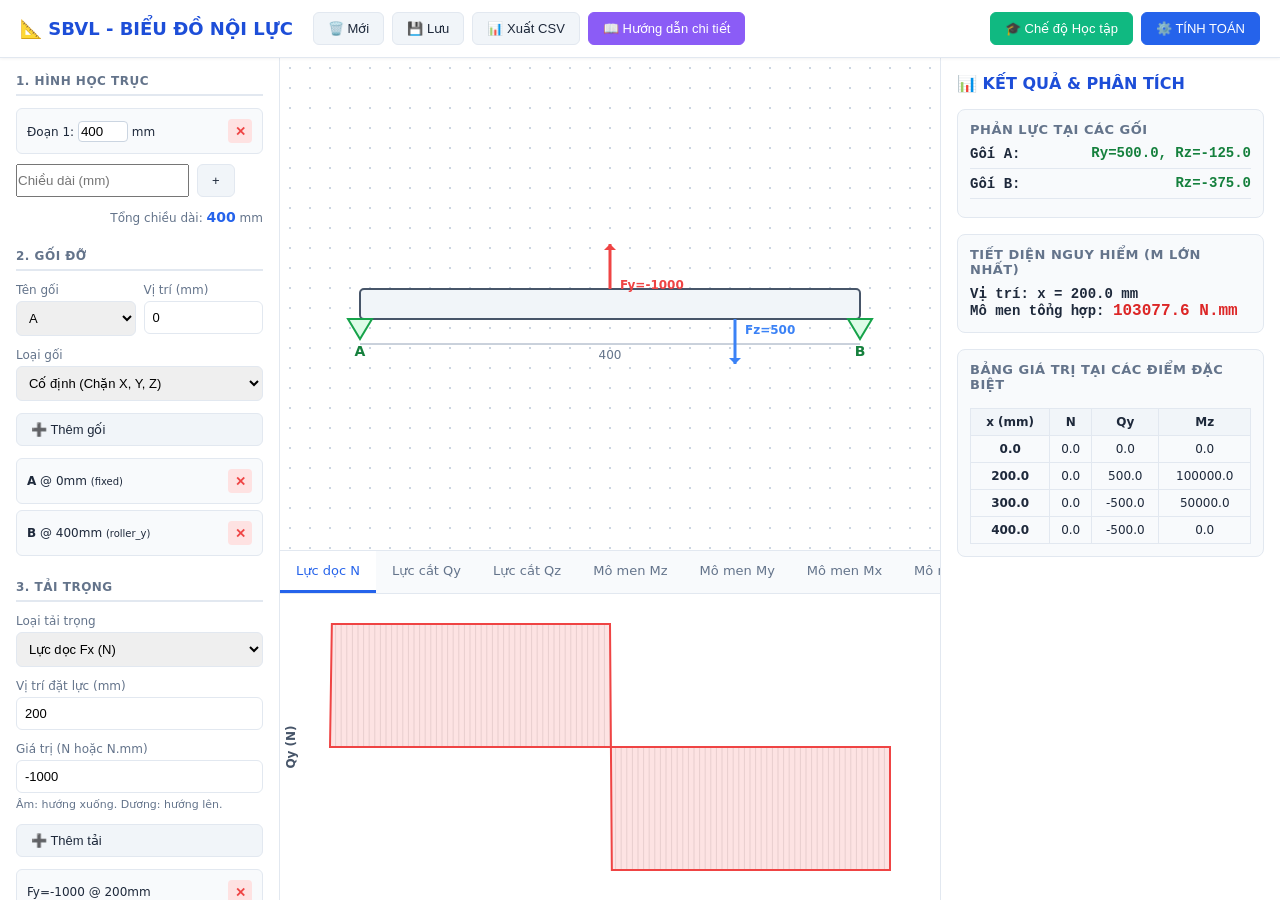
<file: index.html>
<!DOCTYPE html>
<html lang="vi">
<head>
    <meta charset="UTF-8">
    <meta name="viewport" content="width=device-width, initial-scale=1.0">
    <title>SỨC BỀN VẬT LIỆU - CÔNG CỤ VẼ BIỂU ĐỒ NỘI LỰC</title>
    <link rel="stylesheet" href="styles.css">
</head>
<body>

    <!-- TOP BAR -->
    <div class="top-bar">
        <div style="display: flex; align-items: center;">
            <h1>📐 SBVL - BIỂU ĐỒ NỘI LỰC</h1>
            <div class="btn-group" style="margin-left: 20px;">
                <button class="btn" onclick="newProject()">🗑️ Mới</button>
                <button class="btn" onclick="saveProject()">💾 Lưu</button>
                <button class="btn" onclick="exportCSV()">📊 Xuất CSV</button>
                <button class="btn info" onclick="openGuide()">📖 Hướng dẫn chi tiết</button>
            </div>
        </div>
        <div class="btn-group">
            <button class="btn success" onclick="toggleStudyMode()">🎓 Chế độ Học tập</button>
            <button class="btn primary" onclick="calculate()">⚙️ TÍNH TOÁN</button>
        </div>
    </div>

    <!-- MODAL HƯỚNG DẪN -->
    <div class="modal-overlay" id="guideModal">
        <div class="modal-content">
            <div class="modal-header">
                <h2>📖 Hướng dẫn sử dụng</h2>
                <button class="modal-close" onclick="closeGuide()">✕</button>
            </div>
            <div class="modal-body">
                <p>Chào bạn! Công cụ này được thiết kế để giúp bạn hiểu rõ bản chất việc vẽ biểu đồ nội lực ($N, Q, M$) thay vì chỉ sao chép kết quả. Hãy làm theo đúng trình tự dưới đây.</p>

                <div class="example-box">
                    <h4>🚀 Cách nhanh nhất để bắt đầu:</h4>
                    <p>Bạn không cần nhập thủ công! Hãy bấm nút dưới đây để phần mềm tự động nạp một bài tập mẫu hoàn chỉnh, sau đó bạn chỉ việc bấm "TÍNH TOÁN" và khám phá.</p>
                    <button class="btn primary" onclick="loadExample()" style="margin: 0 auto; font-size: 15px; padding: 10px 20px;">
                        ✨ TẢI BÀI TẬP MẪU TỰ ĐỘNG
                    </button>
                </div>

                <h3>📝 Trình tự thực hiện (4 Bước)</h3>
                
                <div class="step-box">
                    <strong>Bước 1: Nhập hình học trục</strong><br>
                    Ở cột bên trái, mục <em>Hình học Trục</em>, nhập chiều dài từng đoạn (mm) và bấm <strong>+</strong>.<br>
                    <em>Ví dụ:</em> Nhập `400` rồi bấm `+` để có dầm dài 400mm.
                </div>

                <div class="step-box">
                    <strong>Bước 2: Thêm gối đỡ (Phản lực)</strong><br>
                    Một dầm tĩnh định cần tối thiểu 2 gối. <br>
                    • Gối A: Tên `A`, Vị trí `0`, Loại `Cố định (X,Y,Z)`.<br>
                    • Gối B: Tên `B`, Vị trí `400`, Loại `Trụ Y (chặn X,Z)`.<br>
                    Bấm <strong>Thêm gối</strong> cho mỗi gối.
                </div>

                <div class="step-box">
                    <strong>Bước 3: Thêm tải trọng</strong><br>
                    Chọn loại tải từ danh sách. Lưu ý quy ước dấu:<br>
                    • <strong>Fy, Fz:</strong> Giá trị <em>dương</em> là hướng lên, <em>âm</em> là hướng xuống.<br>
                    • <strong>q (phân bố):</strong> Cần nhập vị trí <em>Đầu</em> và <em>Cuối</em>.<br>
                    <em>Ví dụ mẫu:</em> Thêm lực `Fy = -1000` tại vị trí `200`. Thêm lực `Fz = 500` tại vị trí `300`.
                </div>

                <div class="step-box">
                    <strong>Bước 4: Tính toán và Khám phá</strong><br>
                    1. Bấm nút <strong>⚙️ TÍNH TOÁN</strong> màu xanh trên cùng.<br>
                    2. Bật <strong>🎓 Chế độ Học tập</strong>.<br>
                    3. <strong>Di chuột</strong> lên vùng biểu đồ. Khung bên phải sẽ hiện ra "Mặt cắt ảo", giải thích chi tiết phương trình ∑F = 0 và ∑M = 0 tại đúng vị trí bạn đang chỉ vào.
                </div>
            </div>
        </div>
    </div>

    <div class="main-container">
        <!-- SIDEBAR -->
        <div class="sidebar">
            <div class="sidebar-section">
                <h3>1. Hình học Trục</h3>
                <div id="segmentList"></div>
                <div class="input-row" style="margin-top:10px;">
                    <input type="number" id="newSegLen" placeholder="Chiều dài (mm)">
                    <button class="btn" onclick="addSegment()">+</button>
                </div>
                <div style="margin-top:12px; font-size:12px; text-align:right; color:var(--text-muted);">
                    Tổng chiều dài: <span id="totalLen" style="font-weight:bold; color:var(--primary); font-size:14px;">0</span> mm
                </div>
            </div>

            <div class="sidebar-section">
                <h3>2. Gối đỡ</h3>
                <div class="input-row">
                    <div class="input-group">
                        <label>Tên gối</label>
                        <select id="supName"><option value="A">A</option><option value="B">B</option><option value="C">C</option></select>
                    </div>
                    <div class="input-group">
                        <label>Vị trí (mm)</label>
                        <input type="number" id="supPos" value="0">
                    </div>
                </div>
                <div class="input-group">
                    <label>Loại gối</label>
                    <select id="supType">
                        <option value="fixed">Cố định (Chặn X, Y, Z)</option>
                        <option value="roller_y">Trụ Y (Chặn X, Z - Trượt Y)</option>
                        <option value="roller_z">Trụ Z (Chặn X, Y - Trượt Z)</option>
                    </select>
                </div>
                <button class="btn" style="width:100%" onclick="addSupport()">➕ Thêm gối</button>
                <div id="supportList" style="margin-top:12px;"></div>
            </div>

            <div class="sidebar-section">
                <h3>3. Tải trọng</h3>
                <div class="input-group">
                    <label>Loại tải trọng</label>
                    <select id="loadType" onchange="toggleLoadInputs()">
                        <optgroup label="Lực tập trung">
                            <option value="Fx">Lực dọc Fx (N)</option>
                            <option value="Fy">Lực cắt đứng Fy (N)</option>
                            <option value="Fz">Lực cắt ngang Fz (N)</option>
                        </optgroup>
                        <optgroup label="Mô men tập trung">
                            <option value="Mx">Mô men xoắn Mx (N.mm)</option>
                            <option value="My">Mô men uốn My (N.mm)</option>
                            <option value="Mz">Mô men uốn Mz (N.mm)</option>
                        </optgroup>
                        <optgroup label="Tải phân bố đều">
                            <option value="qx">Phân bố qx (N/mm)</option>
                            <option value="qy">Phân bố qy (N/mm)</option>
                            <option value="qz">Phân bố qz (N/mm)</option>
                        </optgroup>
                    </select>
                </div>
                
                <div id="pointLoadInputs">
                    <div class="input-group">
                        <label>Vị trí đặt lực (mm)</label>
                        <input type="number" id="loadPos" value="200">
                    </div>
                    <div class="input-group">
                        <label>Giá trị (N hoặc N.mm)</label>
                        <input type="number" id="loadVal" value="-1000">
                        <small style="color:var(--text-muted); font-size:11px;">Âm: hướng xuống. Dương: hướng lên.</small>
                    </div>
                </div>

                <div id="distLoadInputs" style="display:none;">
                    <div class="input-row">
                        <div class="input-group">
                            <label>Vị trí đầu (mm)</label>
                            <input type="number" id="loadStart" value="100">
                        </div>
                        <div class="input-group">
                            <label>Vị trí cuối (mm)</label>
                            <input type="number" id="loadEnd" value="300">
                        </div>
                    </div>
                    <div class="input-group">
                        <label>Cường độ (N/mm)</label>
                        <input type="number" id="loadValDist" value="-5">
                    </div>
                </div>

                <button class="btn" style="width:100%" onclick="addLoad()">➕ Thêm tải</button>
                <div id="loadList" style="margin-top:12px;"></div>
            </div>
        </div>

        <!-- CENTER VIEW -->
        <div class="center-view">
            <div class="canvas-container">
                <svg id="svgCanvas"></svg>
            </div>

            <div class="diagram-section">
                <div class="tabs">
                    <div class="tab active" onclick="switchTab('N', this)">Lực dọc N</div>
                    <div class="tab" onclick="switchTab('Qy', this)">Lực cắt Qy</div>
                    <div class="tab" onclick="switchTab('Qz', this)">Lực cắt Qz</div>
                    <div class="tab" onclick="switchTab('Mz', this)">Mô men Mz</div>
                    <div class="tab" onclick="switchTab('My', this)">Mô men My</div>
                    <div class="tab" onclick="switchTab('Mx', this)">Mô men Mx</div>
                    <div class="tab" onclick="switchTab('Msum', this)">Mô men tổng hợp</div>
                </div>
                <svg id="svgDiagram"></svg>
            </div>
        </div>

        <!-- RIGHT PANEL -->
        <div class="right-panel">
            <div class="panel-title">📊 KẾT QUẢ & PHÂN TÍCH</div>

            <div class="result-card">
                <h4>Phản lực tại các gối</h4>
                <div id="reactionsContent" class="result-value">Chưa tính toán.</div>
            </div>

            <div class="result-card">
                <h4>Tiết diện nguy hiểm (M lớn nhất)</h4>
                <div id="dangerousContent" class="result-value">Chưa xác định.</div>
            </div>

            <div id="studyModePanel" style="display:none;">
                <div class="cut-section-box" id="cutSectionContent" style="display:none;">
                    <div style="font-weight:700; margin-bottom:8px; color:var(--primary-dark); font-size:14px;">
                        🔪 Mặt cắt tại x = <span id="cutX">0</span> mm
                    </div>
                    <div class="math-display" id="cutMath"></div>
                </div>
                <div id="cutSectionHint" style="font-size:12px; color:var(--text-muted); font-style:italic; text-align:center; padding: 10px;">
                    💡 Di chuột lên vùng biểu đồ để xem phương trình cân bằng của mặt cắt tại vị trí đó.
                </div>
            </div>

            <div class="result-card" style="margin-top: 16px;">
                <h4>Bảng giá trị tại các điểm đặc biệt</h4>
                <div style="overflow-y:auto; max-height: 200px;">
                    <table class="result-table" id="resultTable">
                        <thead>
                            <tr><th>x (mm)</th><th>N</th><th>Qy</th><th>Mz</th></tr>
                        </thead>
                        <tbody></tbody>
                    </table>
                </div>
            </div>
        </div>
    </div>

    <script src="script.js"></script>
</body>
</html>
</file>
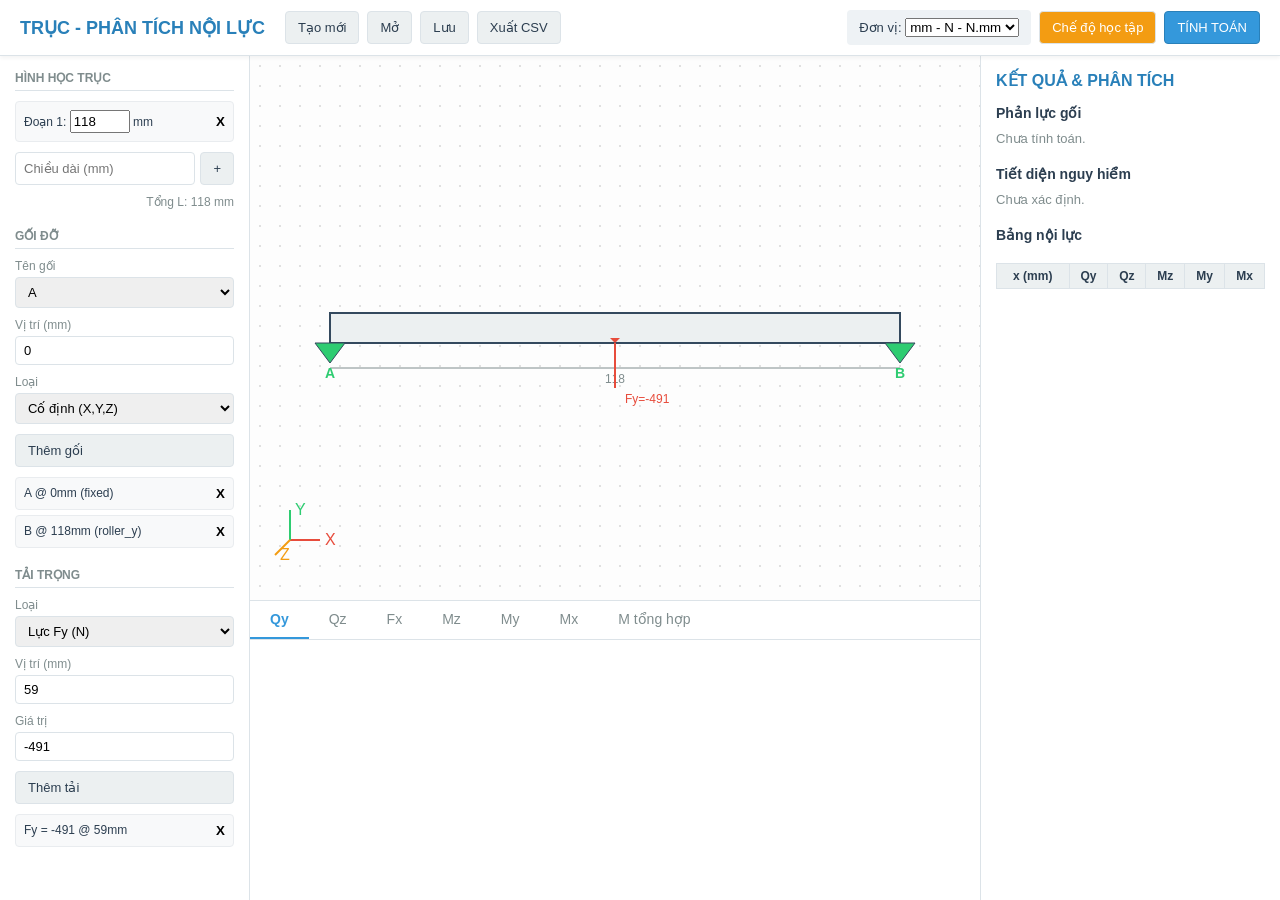
<file: bdnl.html>
<!DOCTYPE html>
<html lang="vi">
<head>
    <meta charset="UTF-8">
    <meta name="viewport" content="width=device-width, initial-scale=1.0">
    <title>TRỤC - PHÂN TÍCH NỘI LỰC</title>
    <style>
        :root {
            --bg-color: #f4f7f9;
            --panel-bg: #ffffff;
            --border-color: #dce3e8;
            --text-main: #2c3e50;
            --text-muted: #7f8c8d;
            --primary: #3498db;
            --primary-dark: #2980b9;
            --danger: #e74c3c;
            --success: #2ecc71;
            --warning: #f39c12;
            --shaft-color: #34495e;
            --load-color: #e74c3c;
            --reaction-color: #2ecc71;
        }

        * {
            box-sizing: border-box;
            margin: 0;
            padding: 0;
        }

        body {
            font-family: 'Inter', 'Segoe UI', Arial, sans-serif;
            background-color: var(--bg-color);
            color: var(--text-main);
            display: flex;
            flex-direction: column;
            height: 100vh;
            overflow: hidden;
        }

        /* TOP BAR */
        .top-bar {
            background-color: var(--panel-bg);
            border-bottom: 1px solid var(--border-color);
            padding: 10px 20px;
            display: flex;
            align-items: center;
            justify-content: space-between;
            box-shadow: 0 2px 4px rgba(0,0,0,0.05);
            z-index: 100;
        }
        .top-bar h1 {
            font-size: 18px;
            font-weight: 600;
            color: var(--primary-dark);
            margin-right: 20px;
        }
        .btn-group { display: flex; gap: 8px; align-items: center; }
        .btn {
            background-color: #ecf0f1;
            color: var(--text-main);
            border: 1px solid var(--border-color);
            padding: 8px 12px;
            border-radius: 4px;
            cursor: pointer;
            font-size: 13px;
            transition: 0.2s;
            display: flex;
            align-items: center;
            gap: 5px;
        }
        .btn:hover { background-color: #dfe6e9; }
        .btn.primary { background-color: var(--primary); color: white; border-color: var(--primary-dark); }
        .btn.primary:hover { background-color: var(--primary-dark); }
        .btn.danger { background-color: var(--danger); color: white; }
        .btn.warning { background-color: var(--warning); color: white; }
        
        .unit-selector {
            background: #eef2f5;
            padding: 8px 12px;
            border-radius: 4px;
            font-size: 13px;
            font-weight: 500;
        }

        /* MAIN LAYOUT */
        .main-container {
            display: flex;
            flex: 1;
            overflow: hidden;
        }

        /* SIDEBAR */
        .sidebar {
            width: 250px;
            background-color: var(--panel-bg);
            border-right: 1px solid var(--border-color);
            padding: 15px;
            overflow-y: auto;
            flex-shrink: 0;
        }
        .sidebar-section { margin-bottom: 20px; }
        .sidebar-section h3 {
            font-size: 12px;
            text-transform: uppercase;
            color: var(--text-muted);
            margin-bottom: 10px;
            border-bottom: 1px solid var(--border-color);
            padding-bottom: 5px;
        }
        .input-group { margin-bottom: 10px; }
        .input-group label { display: block; font-size: 12px; margin-bottom: 4px; color: var(--text-muted); }
        .input-group input, .input-group select {
            width: 100%;
            padding: 6px 8px;
            border: 1px solid var(--border-color);
            border-radius: 4px;
            font-size: 13px;
        }
        .list-item {
            background: #f8f9fa;
            border: 1px solid #e9ecef;
            padding: 8px;
            border-radius: 4px;
            margin-bottom: 5px;
            font-size: 12px;
            cursor: pointer;
            display: flex;
            justify-content: space-between;
        }
        .list-item:hover { background: #e9ecef; }
        .list-item.active { border-color: var(--primary); background: #eef7fc; }
        .list-item button {
            background: none; border: none, color: var(--danger); cursor: pointer; font-weight: bold;
        }

        /* CENTER VIEW */
        .center-view {
            flex: 1;
            display: flex;
            flex-direction: column;
            overflow: hidden;
        }
        .canvas-container {
            flex: 1;
            background-color: #fdfdfd;
            background-image: radial-gradient(#e0e0e0 1px, transparent 1px);
            background-size: 20px 20px;
            position: relative;
            overflow: hidden;
        }
        #svgCanvas { width: 100%; height: 100%; cursor: grab; }
        #svgCanvas:active { cursor: grabbing; }
        
        .diagram-section {
            height: 300px;
            background-color: var(--panel-bg);
            border-top: 1px solid var(--border-color);
            display: flex;
            flex-direction: column;
        }
        .tabs { display: flex; border-bottom: 1px solid var(--border-color); }
        .tab {
            padding: 10px 20px;
            cursor: pointer;
            font-size: 14px;
            color: var(--text-muted);
            border-bottom: 2px solid transparent;
        }
        .tab.active { color: var(--primary); border-bottom-color: var(--primary); font-weight: 600; }
        #svgDiagram { width: 100%; flex: 1; }

        /* RIGHT PANEL */
        .right-panel {
            width: 300px;
            background-color: var(--panel-bg);
            border-left: 1px solid var(--border-color);
            padding: 15px;
            overflow-y: auto;
            flex-shrink: 0;
        }
        .panel-title { font-size: 16px; font-weight: 600; margin-bottom: 15px; color: var(--primary-dark); }
        
        /* MODAL & OVERLAYS */
        .tooltip {
            position: absolute;
            background: rgba(0,0,0,0.8);
            color: white;
            padding: 5px 10px;
            border-radius: 4px;
            font-size: 12px;
            pointer-events: none;
            display: none;
            z-index: 1000;
        }
        .math-display {
            background: #f8f9fa;
            border: 1px dashed var(--border-color);
            padding: 10px;
            margin-top: 10px;
            font-family: 'Courier New', monospace;
            font-size: 12px;
            border-radius: 4px;
            white-space: pre-wrap;
        }
        .result-table {
            width: 100%;
            border-collapse: collapse;
            font-size: 12px;
            margin-top: 10px;
        }
        .result-table th, .result-table td {
            border: 1px solid var(--border-color);
            padding: 5px;
            text-align: center;
        }
        .result-table th { background: #ecf0f1; }
        
        .warning-box {
            background: #fff3cd;
            border: 1px solid #ffeeba;
            color: #856404;
            padding: 10px;
            border-radius: 4px;
            margin-bottom: 10px;
            font-size: 13px;
        }
    </style>
</head>
<body>

    <!-- TOP BAR -->
    <div class="top-bar">
        <div style="display: flex; align-items: center;">
            <h1>TRỤC - PHÂN TÍCH NỘI LỰC</h1>
            <div class="btn-group">
                <button class="btn" onclick="newProject()">Tạo mới</button>
                <button class="btn" onclick="document.getElementById('fileInput').click()">Mở</button>
                <input type="file" id="fileInput" accept=".json" style="display:none" onchange="loadProject(event)">
                <button class="btn" onclick="saveProject()">Lưu</button>
                <button class="btn" onclick="exportCSV()">Xuất CSV</button>
            </div>
        </div>
        <div class="btn-group">
            <div class="unit-selector">
                Đơn vị: 
                <select id="unitSystem" onchange="changeUnit()">
                    <option value="mm">mm - N - N.mm</option>
                    <option value="m">m - kN - kN.m</option>
                </select>
            </div>
            <button class="btn warning" onclick="toggleStudyMode()">Chế độ học tập</button>
            <button class="btn primary" onclick="calculate()">TÍNH TOÁN</button>
        </div>
    </div>

    <div class="main-container">
        <!-- SIDEBAR -->
        <div class="sidebar">
            <div class="sidebar-section">
                <h3>Hình học Trục</h3>
                <div id="segmentList"></div>
                <div class="input-group" style="display:flex; gap:5px; margin-top:10px;">
                    <input type="number" id="newSegLen" placeholder="Chiều dài (mm)">
                    <button class="btn" onclick="addSegment()">+</button>
                </div>
                <div style="margin-top:10px; font-size:12px; text-align:right; color:var(--text-muted);">
                    Tổng L: <span id="totalLen">0</span> mm
                </div>
            </div>

            <div class="sidebar-section">
                <h3>Gối đỡ</h3>
                <div class="input-group">
                    <label>Tên gối</label>
                    <select id="supName">
                        <option value="A">A</option><option value="B">B</option>
                        <option value="C">C</option><option value="D">D</option>
                    </select>
                </div>
                <div class="input-group">
                    <label>Vị trí (mm)</label>
                    <input type="number" id="supPos" value="0">
                </div>
                <div class="input-group">
                    <label>Loại</label>
                    <select id="supType">
                        <option value="fixed">Cố định (X,Y,Z)</option>
                        <option value="roller_y">Trụ Y (X,Z)</option>
                        <option value="roller_z">Trụ Z (X,Y)</option>
                    </select>
                </div>
                <button class="btn" style="width:100%" onclick="addSupport()">Thêm gối</button>
                <div id="supportList" style="margin-top:10px;"></div>
            </div>

            <div class="sidebar-section">
                <h3>Tải trọng</h3>
                <div class="input-group">
                    <label>Loại</label>
                    <select id="loadType">
                        <option value="Fy">Lực Fy (N)</option>
                        <option value="Fz">Lực Fz (N)</option>
                        <option value="Fx">Lực dọc Fx (N)</option>
                        <option value="Mz">Mômen Mz (N.mm)</option>
                        <option value="My">Mômen My (N.mm)</option>
                        <option value="Mx">Mômen Mx (N.mm)</option>
                    </select>
                </div>
                <div class="input-group">
                    <label>Vị trí (mm)</label>
                    <input type="number" id="loadPos" value="59">
                </div>
                <div class="input-group">
                    <label>Giá trị</label>
                    <input type="number" id="loadVal" value="-491">
                </div>
                <button class="btn" style="width:100%" onclick="addLoad()">Thêm tải</button>
                <div id="loadList" style="margin-top:10px;"></div>
            </div>
        </div>

        <!-- CENTER VIEW -->
        <div class="center-view">
            <div class="canvas-container">
                <svg id="svgCanvas"></svg>
                <div class="tooltip" id="canvasTooltip"></div>
            </div>
            
            <div class="diagram-section">
                <div class="tabs">
                    <div class="tab active" onclick="switchTab('Qy')">Qy</div>
                    <div class="tab" onclick="switchTab('Qz')">Qz</div>
                    <div class="tab" onclick="switchTab('Fx')">Fx</div>
                    <div class="tab" onclick="switchTab('Mz')">Mz</div>
                    <div class="tab" onclick="switchTab('My')">My</div>
                    <div class="tab" onclick="switchTab('Mx')">Mx</div>
                    <div class="tab" onclick="switchTab('Msum')">M tổng hợp</div>
                </div>
                <svg id="svgDiagram"></svg>
            </div>
        </div>

        <!-- RIGHT PANEL -->
        <div class="right-panel">
            <div class="panel-title">KẾT QUẢ & PHÂN TÍCH</div>
            
            <div id="warningContainer"></div>

            <div id="reactionsPanel" style="margin-bottom: 20px;">
                <h3 style="font-size:14px; margin-bottom:10px;">Phản lực gối</h3>
                <div id="reactionsContent" style="font-size: 13px; color: var(--text-muted);">
                    Chưa tính toán.
                </div>
            </div>

            <div id="dangerousSectionPanel" style="margin-bottom: 20px;">
                <h3 style="font-size:14px; margin-bottom:10px;">Tiết diện nguy hiểm</h3>
                <div id="dangerousContent" style="font-size: 13px; color: var(--text-muted);">
                    Chưa xác định.
                </div>
            </div>

            <div id="studyModePanel" style="display:none; margin-bottom: 20px;">
                <h3 style="font-size:14px; margin-bottom:10px;">Các bước giải (Study Mode)</h3>
                <div class="math-display" id="studyContent"></div>
            </div>

            <div id="tablePanel">
                <h3 style="font-size:14px; margin-bottom:10px;">Bảng nội lực</h3>
                <div style="overflow-y:auto; max-height: 200px;">
                    <table class="result-table" id="resultTable">
                        <thead>
                            <tr>
                                <th>x (mm)</th><th>Qy</th><th>Qz</th><th>Mz</th><th>My</th><th>Mx</th>
                            </tr>
                        </thead>
                        <tbody></tbody>
                    </table>
                </div>
            </div>
        </div>
    </div>

    <script>
        // ===== STATE MANAGEMENT =====
        let state = {
            segments: [{id: 1, len: 118}],
            supports: [
                {id: 's1', name: 'A', x: 0, type: 'fixed'},
                {id: 's2', name: 'B', x: 118, type: 'roller_y'}
            ],
            loads: [
                {id: 'l1', type: 'Fy', x: 59, val: -491}
            ],
            results: null,
            selectedObject: null,
            activeTab: 'Qy',
            studyMode: false,
            scale: 1,
            pan: {x: 0, y: 0}
        };

        // ===== UTILITY FUNCTIONS =====
        const getTotalLength = () => state.segments.reduce((sum, s) => sum + s.len, 0);
        const uuid = () => Math.random().toString(36).substr(2, 9);

        // ===== UI RENDERING =====
        function renderSidebar() {
            // Segments
            const segList = document.getElementById('segmentList');
            segList.innerHTML = '';
            state.segments.forEach((seg, i) => {
                const div = document.createElement('div');
                div.className = 'list-item';
                div.innerHTML = `<span>Đoạn ${i+1}: <input type="number" value="${seg.len}" style="width:60px; padding:2px;" onchange="updateSegment(${i}, this.value)"> mm</span>
                                 <button onclick="deleteSegment(${i})">X</button>`;
                segList.appendChild(div);
            });
            document.getElementById('totalLen').innerText = getTotalLength();

            // Supports
            const supList = document.getElementById('supportList');
            supList.innerHTML = '';
            state.supports.forEach(s => {
                const div = document.createElement('div');
                div.className = 'list-item' + (state.selectedObject === s.id ? ' active' : '');
                div.innerHTML = `<span onclick="selectObject('${s.id}')">${s.name} @ ${s.x}mm (${s.type})</span>
                                 <button onclick="deleteSupport('${s.id}')">X</button>`;
                supList.appendChild(div);
            });

            // Loads
            const loadList = document.getElementById('loadList');
            loadList.innerHTML = '';
            state.loads.forEach(l => {
                const div = document.createElement('div');
                div.className = 'list-item' + (state.selectedObject === l.id ? ' active' : '');
                div.innerHTML = `<span onclick="selectObject('${l.id}')">${l.type} = ${l.val} @ ${l.x}mm</span>
                                 <button onclick="deleteLoad('${l.id}')">X</button>`;
                loadList.appendChild(div);
            });
        }

        function updateSegment(index, val) {
            state.segments[index].len = Math.max(0, parseFloat(val) || 0);
            renderSidebar();
            drawCanvas();
        }
        function addSegment() {
            const len = parseFloat(document.getElementById('newSegLen').value);
            if(len > 0) {
                state.segments.push({id: uuid(), len});
                document.getElementById('newSegLen').value = '';
                renderSidebar();
                drawCanvas();
            }
        }
        function deleteSegment(i) {
            state.segments.splice(i, 1);
            renderSidebar();
            drawCanvas();
        }

        function addSupport() {
            const name = document.getElementById('supName').value;
            const x = parseFloat(document.getElementById('supPos').value);
            const type = document.getElementById('supType').value;
            if(!isNaN(x)) {
                state.supports.push({id: uuid(), name, x, type});
                renderSidebar();
                drawCanvas();
            }
        }
        function deleteSupport(id) {
            state.supports = state.supports.filter(s => s.id !== id);
            renderSidebar();
            drawCanvas();
        }

        function addLoad() {
            const type = document.getElementById('loadType').value;
            const x = parseFloat(document.getElementById('loadPos').value);
            const val = parseFloat(document.getElementById('loadVal').value);
            if(!isNaN(x) && !isNaN(val)) {
                state.loads.push({id: uuid(), type, x, val});
                renderSidebar();
                drawCanvas();
            }
        }
        function deleteLoad(id) {
            state.loads = state.loads.filter(l => l.id !== id);
            renderSidebar();
            drawCanvas();
        }

        function selectObject(id) {
            state.selectedObject = id;
            renderSidebar();
            drawCanvas();
        }

        // ===== SVG DRAWING: SHAFT & LOADS =====
        function drawCanvas() {
            const svg = document.getElementById('svgCanvas');
            const totalLen = getTotalLength();
            const width = svg.clientWidth;
            const height = svg.clientHeight;
            
            svg.innerHTML = '';
            if(totalLen === 0) return;

            const margin = 80;
            const scale = (width - 2 * margin) / totalLen;
            const cy = height / 2;

            // Draw Shaft
            const shaft = document.createElementNS("http://www.w3.org/2000/svg", "rect");
            shaft.setAttribute("x", margin);
            shaft.setAttribute("y", cy - 15);
            shaft.setAttribute("width", totalLen * scale);
            shaft.setAttribute("height", 30);
            shaft.setAttribute("fill", "#ecf0f1");
            shaft.setAttribute("stroke", "var(--shaft-color)");
            shaft.setAttribute("stroke-width", "2");
            svg.appendChild(shaft);

            // Draw Segments dimensions
            let currentX = margin;
            state.segments.forEach((seg, i) => {
                const w = seg.len * scale;
                // dimension line
                const dim = document.createElementNS("http://www.w3.org/2000/svg", "line");
                dim.setAttribute("x1", currentX);
                dim.setAttribute("y1", cy + 40);
                dim.setAttribute("x2", currentX + w);
                dim.setAttribute("y2", cy + 40);
                dim.setAttribute("stroke", "#7f8c8d");
                dim.setAttribute("stroke-width", "1");
                svg.appendChild(dim);

                const text = document.createElementNS("http://www.w3.org/2000/svg", "text");
                text.setAttribute("x", currentX + w/2);
                text.setAttribute("y", cy + 55);
                text.setAttribute("text-anchor", "middle");
                text.setAttribute("font-size", "12");
                text.setAttribute("fill", "#7f8c8d");
                text.textContent = seg.len;
                svg.appendChild(text);

                currentX += w;
            });

            // Draw Supports
            state.supports.forEach(s => {
                const sx = margin + s.x * scale;
                const isSelected = state.selectedObject === s.id;
                const color = isSelected ? "var(--primary)" : "var(--reaction-color)";
                
                const tri = document.createElementNS("http://www.w3.org/2000/svg", "polygon");
                tri.setAttribute("points", `${sx-15},${cy+15} ${sx+15},${cy+15} ${sx},${cy+35}`);
                tri.setAttribute("fill", color);
                tri.setAttribute("stroke", "var(--shaft-color)");
                tri.style.cursor = "pointer";
                tri.addEventListener("click", () => selectObject(s.id));
                svg.appendChild(tri);

                const txt = document.createElementNS("http://www.w3.org/2000/svg", "text");
                txt.setAttribute("x", sx);
                txt.setAttribute("y", cy + 50);
                txt.setAttribute("text-anchor", "middle");
                txt.setAttribute("font-size", "14");
                txt.setAttribute("font-weight", "bold");
                txt.setAttribute("fill", color);
                txt.textContent = s.name;
                svg.appendChild(txt);
            });

            // Draw Loads
            state.loads.forEach(l => {
                const lx = margin + l.x * scale;
                const isSelected = state.selectedObject === l.id;
                const color = isSelected ? "var(--primary)" : "var(--load-color)";
                
                if(l.type.startsWith('F')) {
                    const isVertical = (l.type === 'Fy' || l.type === 'Fz'); // Visualize Fy/Fz vertically
                    if(isVertical) {
                        const dir = l.val > 0 ? -1 : 1; // Positive is UP
                        const startY = cy + (dir * 60);
                        const endY = cy + (dir * 15);
                        
                        const line = document.createElementNS("http://www.w3.org/2000/svg", "line");
                        line.setAttribute("x1", lx); line.setAttribute("y1", startY);
                        line.setAttribute("x2", lx); line.setAttribute("y2", endY);
                        line.setAttribute("stroke", color);
                        line.setAttribute("stroke-width", "2");
                        line.style.cursor = "pointer";
                        line.addEventListener("click", () => selectObject(l.id));
                        svg.appendChild(line);

                        // Arrow head
                        const arrow = document.createElementNS("http://www.w3.org/2000/svg", "polygon");
                        arrow.setAttribute("points", `${lx-5},${endY-dir*5} ${lx+5},${endY-dir*5} ${lx},${endY}`);
                        arrow.setAttribute("fill", color);
                        svg.appendChild(arrow);

                        const txt = document.createElementNS("http://www.w3.org/2000/svg", "text");
                        txt.setAttribute("x", lx + 10);
                        txt.setAttribute("y", startY + (dir > 0 ? 15 : 0));
                        txt.setAttribute("font-size", "12");
                        txt.setAttribute("fill", color);
                        txt.textContent = `${l.type}=${l.val}`;
                        svg.appendChild(txt);
                    }
                }
            });

            // Draw Coord System
            const coordX = 40, coordY = height - 60;
            const drawArrow = (x1,y1,x2,y2,color,label) => {
                const l = document.createElementNS("http://www.w3.org/2000/svg", "line");
                l.setAttribute("x1",x1); l.setAttribute("y1",y1); l.setAttribute("x2",x2); l.setAttribute("y2",y2);
                l.setAttribute("stroke",color); l.setAttribute("stroke-width","2");
                svg.appendChild(l);
                const t = document.createElementNS("http://www.w3.org/2000/svg", "text");
                t.setAttribute("x",x2+5); t.setAttribute("y",y2+5); t.setAttribute("fill",color); t.textContent = label;
                svg.appendChild(t);
            };
            drawArrow(coordX, coordY, coordX+30, coordY, "#e74c3c", "X");
            drawArrow(coordX, coordY, coordX, coordY-30, "#2ecc71", "Y");
            drawArrow(coordX, coordY, coordX-15, coordY+15, "#f39c12", "Z");
        }

        // ===== SOLVER: REACTIONS & INTERNAL FORCES =====
        function calculate() {
            const L = getTotalLength();
            const supports = state.supports;
            const loads = state.loads;

            // Validation
            if(supports.length < 2) {
                showWarning("Cần ít nhất 2 gối đỡ để giải tĩnh học!");
                return;
            }
            if(supports.length > 2) {
                showWarning("Hệ có hơn 2 gối đỡ. Đây là hệ siêu tĩnh, solver hiện tại chỉ hỗ trợ tĩnh định (2 gối).");
                // We will still try to solve assuming 2 main supports
            }

            // Filter loads valid
            const validLoads = loads.filter(l => l.x >= 0 && l.x <= L);
            
            // 1. Calculate Reactions (Assuming 2D beam in XOY and XOZ)
            // Sum Fy = 0, Sum Mz(A) = 0 -> RyB, RyA
            // Sum Fz = 0, Sum My(A) = 0 -> RzB, RzA
            
            let supA = supports[0];
            let supB = supports[1];
            
            let RyA = 0, RyB = 0, RzA = 0, RzB = 0, RxA = 0;
            
            // Y-Z Plane (Bending in XOY -> Mz)
            let sumFy = validLoads.filter(l=>l.type==='Fy').reduce((s,l)=>s+l.val,0);
            let sumMzA = validLoads.filter(l=>l.type==='Fy').reduce((s,l)=>s+(l.val * (l.x - supA.x)),0);
            
            if(supB.x !== supA.x) {
                RyB = -sumMzA / (supB.x - supA.x);
                RyA = -sumFy - RyB;
            }

            // X-Z Plane (Bending in XOZ -> My)
            let sumFz = validLoads.filter(l=>l.type==='Fz').reduce((s,l)=>s+l.val,0);
            let sumMyA = validLoads.filter(l=>l.type==='Fz').reduce((s,l)=>s+(l.val * (l.x - supA.x)),0);
            
            if(supB.x !== supA.x) {
                RzB = -sumMyA / (supB.x - supA.x);
                RzA = -sumFz - RzB;
            }

            // Axial
            let sumFx = validLoads.filter(l=>l.type==='Fx').reduce((s,l)=>s+l.val,0);
            RxA = -sumFx; // Assuming A takes all axial

            let reactions = {
                A: {Rx: RxA, Ry: RyA, Rz: RzA},
                B: {Rx: 0, Ry: RyB, Rz: RzB}
            };

            // 2. Generate Points
            let points = [0, L];
            validLoads.forEach(l => points.push(l.x));
            supports.forEach(s => points.push(s.x));
            points = [...new Set(points)].sort((a,b) => a-b);

            // 3. Calculate Internal Forces at points
            let results = { points: [], maxMsum: 0, maxMsumX: 0 };
            
            points.forEach(x => {
                let Qy = 0, Qz = 0, Fx = 0;
                let Mz = 0, My = 0, Mx = 0;
                
                // Sum forces left of x
                if(x > supA.x) { Qy += reactions.A.Ry; Qz += reactions.A.Rz; Fx += reactions.A.Rx; }
                if(x > supB.x) { Qy += reactions.B.Ry; Qz += reactions.B.Rz; }
                
                validLoads.forEach(l => {
                    if(l.x < x) {
                        if(l.type === 'Fy') Qy += l.val;
                        if(l.type === 'Fz') Qz += l.val;
                        if(l.type === 'Fx') Fx += l.val;
                    }
                });

                // Sum moments left of x
                if(x > supA.x) {
                    Mz += reactions.A.Ry * (x - supA.x);
                    My += reactions.A.Rz * (x - supA.x); // Moment from Z force
                }
                if(x > supB.x) {
                    Mz += reactions.B.Ry * (x - supB.x);
                    My += reactions.B.Rz * (x - supB.x);
                }
                
                validLoads.forEach(l => {
                    if(l.x < x) {
                        if(l.type === 'Fy') Mz += l.val * (x - l.x);
                        if(l.type === 'Fz') My += l.val * (x - l.x); // Z force causes My
                        if(l.type === 'Mz') Mz += l.val;
                        if(l.type === 'My') My += l.val;
                        if(l.type === 'Mx') Mx += l.val;
                    }
                });

                let Msum = Math.sqrt(Mz*Mz + My*My);
                if(Msum > results.maxMsum) {
                    results.maxMsum = Msum;
                    results.maxMsumX = x;
                }

                results.points.push({x, Qy, Qz, Fx, Mz, My, Mx, Msum});
            });

            state.results = { reactions, ...results, validLoads, supA, supB };
            
            // UI Updates
            renderResults();
            if(state.studyMode) renderStudyMode();
            drawDiagram();
        }

        // ===== SVG DRAWING: DIAGRAMS =====
        function drawDiagram() {
            const svg = document.getElementById('svgDiagram');
            svg.innerHTML = '';
            if(!state.results) return;

            const width = svg.clientWidth;
            const height = svg.clientHeight;
            const margin = 50;
            const L = getTotalLength();
            
            const tab = state.activeTab;
            const data = state.results.points.map(p => p[tab]);
            
            let maxV = Math.max(...data, 1);
            let minV = Math.min(...data, -1);
            if(maxV === minV) { maxV = 1; minV = -1; }
            
            const scaleX = (width - 2 * margin) / L;
            const scaleY = (height - 40) / (maxV - minV);
            const zeroY = height - 20 - (-minV * scaleY);

            // Zero line
            const zLine = document.createElementNS("http://www.w3.org/2000/svg", "line");
            zLine.setAttribute("x1", margin); zLine.setAttribute("y1", zeroY);
            zLine.setAttribute("x2", width - margin); zLine.setAttribute("y2", zeroY);
            zLine.setAttribute("stroke", "#bdc3c7"); zLine.setAttribute("stroke-dasharray", "4");
            svg.appendChild(zLine);

            // Path
            let d = `M ${margin} ${zeroY}`;
            state.results.points.forEach(p => {
                const px = margin + p.x * scaleX;
                const py = zeroY - p[tab] * scaleY;
                d += ` L ${px} ${py}`;
            });
            d += ` L ${margin + L*scaleX} ${zeroY} Z`;

            const path = document.createElementNS("http://www.w3.org/2000/svg", "path");
            path.setAttribute("d", d);
            path.setAttribute("fill", tab.startsWith('M') ? "rgba(243, 156, 18, 0.3)" : "rgba(231, 76, 60, 0.3)");
            path.setAttribute("stroke", tab.startsWith('M') ? "#f39c12" : "#e74c3c");
            path.setAttribute("stroke-width", "2");
            svg.appendChild(path);

            // Labels & Crosshair
            const tooltip = document.getElementById('canvasTooltip');
            svg.addEventListener("mousemove", (e) => {
                const rect = svg.getBoundingClientRect();
                const mx = e.clientX - rect.left;
                const xVal = (mx - margin) / scaleX;
                
                if(xVal >= 0 && xVal <= L) {
                    // Find nearest point
                    let nearest = state.results.points[0];
                    let minDist = Math.abs(xVal - nearest.x);
                    state.results.points.forEach(p => {
                        let dist = Math.abs(xVal - p.x);
                        if(dist < minDist) { minDist = dist; nearest = p; }
                    });

                    // Draw Crosshair
                    let existingCH = svg.querySelector('.crosshair');
                    if(existingCH) existingCH.remove();
                    
                    const ch = document.createElementNS("http://www.w3.org/2000/svg", "line");
                    ch.setAttribute("class", "crosshair");
                    ch.setAttribute("x1", margin + nearest.x * scaleX);
                    ch.setAttribute("y1", 10);
                    ch.setAttribute("x2", margin + nearest.x * scaleX);
                    ch.setAttribute("y2", height - 20);
                    ch.setAttribute("stroke", "#3498db");
                    ch.setAttribute("stroke-dasharray", "3");
                    svg.appendChild(ch);

                    tooltip.style.display = 'block';
                    tooltip.style.left = (e.clientX + 15) + 'px';
                    tooltip.style.top = (e.clientY - 40) + 'px';
                    tooltip.innerHTML = `x = ${nearest.x.toFixed(1)} mm<br>
                                         ${tab} = ${nearest[tab].toFixed(2)}<br>
                                         Msum = ${nearest.Msum.toFixed(2)}`;
                }
            });
            svg.addEventListener("mouseleave", () => tooltip.style.display = 'none');
        }

        function switchTab(tab) {
            state.activeTab = tab;
            document.querySelectorAll('.tab').forEach(t => t.classList.remove('active'));
            event.target.classList.add('active');
            drawDiagram();
        }

        // ===== UI RENDERING: RIGHT PANEL =====
        function renderResults() {
            const r = state.results;
            let html = '';
            r.supports.forEach(s => {
                const react = r.reactions[s.name] || {Rx:0, Ry:0, Rz:0};
                html += `<b>${s.name}:</b> Rx=${react.Rx.toFixed(1)}, Ry=${react.Ry.toFixed(1)}, Rz=${react.Rz.toFixed(1)}<br>`;
            });
            document.getElementById('reactionsContent').innerHTML = html;

            // Dangerous Section
            document.getElementById('dangerousContent').innerHTML = `
                Vị trí: x = <b>${r.maxMsumX.toFixed(1)} mm</b><br>
                Mx = ${r.points.find(p=>p.x===r.maxMsumX).Mx.toFixed(1)}<br>
                My = ${r.points.find(p=>p.x===r.maxMsumX).My.toFixed(1)}<br>
                Mz = ${r.points.find(p=>p.x===r.maxMsumX).Mz.toFixed(1)}<br>
                <b>M tổng hợp = ${r.maxMsum.toFixed(1)} N.mm</b>
            `;

            // Table
            const tbody = document.querySelector('#resultTable tbody');
            tbody.innerHTML = '';
            r.points.forEach(p => {
                tbody.innerHTML += `<tr>
                    <td>${p.x.toFixed(1)}</td>
                    <td>${p.Qy.toFixed(1)}</td>
                    <td>${p.Qz.toFixed(1)}</td>
                    <td>${p.Mz.toFixed(1)}</td>
                    <td>${p.My.toFixed(1)}</td>
                    <td>${p.Mx.toFixed(1)}</td>
                </tr>`;
            });
            
            document.getElementById('warningContainer').innerHTML = '';
        }

        function renderStudyMode() {
            const r = state.results;
            if(!r) return;
            let html = `1. Tải trọng: ${r.validLoads.length} lực<br>`;
            html += `2. Gối A @ ${r.supA.x}, Gối B @ ${r.supB.x}<br>`;
            html += `3. Phương trình cân bằng XOY:<br>`;
            let sumFy = r.validLoads.filter(l=>l.type==='Fy').reduce((s,l)=>s+l.val,0);
            let sumMzA = r.validLoads.filter(l=>l.type==='Fy').reduce((s,l)=>s+(l.val * (l.x - r.supA.x)),0);
            html += `   ΣFy = ${sumFy.toFixed(1)} + RyA + RyB = 0<br>`;
            html += `   ΣMz(A) = ${sumMzA.toFixed(1)} + RyB*${(r.supB.x-r.supA.x).toFixed(1)} = 0<br>`;
            html += `   => RyB = ${r.reactions.B.Ry.toFixed(1)}<br>`;
            html += `   => RyA = ${r.reactions.A.Ry.toFixed(1)}<br>`;
            html += `4. Tính Qy, Mz tại các điểm đặc biệt.<br>`;
            document.getElementById('studyContent').innerHTML = html;
        }

        function toggleStudyMode() {
            state.studyMode = !state.studyMode;
            document.getElementById('studyModePanel').style.display = state.studyMode ? 'block' : 'none';
            if(state.studyMode && state.results) renderStudyMode();
        }

        function showWarning(msg) {
            document.getElementById('warningContainer').innerHTML = `<div class="warning-box">⚠ ${msg}</div>`;
        }

        function newProject() {
            state = {
                segments: [{id: 1, len: 100}],
                supports: [],
                loads: [],
                results: null,
                selectedObject: null,
                activeTab: 'Qy',
                studyMode: state.studyMode,
                scale: 1, pan: {x: 0, y: 0}
            };
            renderSidebar();
            drawCanvas();
            document.getElementById('reactionsContent').innerText = 'Chưa tính toán.';
            document.getElementById('dangerousContent').innerText = 'Chưa xác định.';
            document.querySelector('#resultTable tbody').innerHTML = '';
            drawDiagram();
        }

        function saveProject() {
            const dataStr = JSON.stringify(state);
            const blob = new Blob([dataStr], {type: "application/json"});
            const url = URL.createObjectURL(blob);
            const a = document.createElement('a');
            a.href = url;
            a.download = "shaft_project.json";
            a.click();
        }

        function loadProject(event) {
            const file = event.target.files[0];
            const reader = new FileReader();
            reader.onload = e => {
                Object.assign(state, JSON.parse(e.target.result));
                state.selectedObject = null;
                renderSidebar();
                drawCanvas();
                if(state.results) {
                    renderResults();
                    drawDiagram();
                }
            };
            reader.readAsText(file);
        }

        function exportCSV() {
            if(!state.results) return alert("Vui lòng tính toán trước!");
            let csv = "x (mm),Qy (N),Qz (N),Fx (N),Mz (N.mm),My (N.mm),Mx (N.mm),Msum (N.mm)\n";
            state.results.points.forEach(p => {
                csv += `${p.x},${p.Qy},${p.Qz},${p.Fx},${p.Mz},${p.My},${p.Mx},${p.Msum}\n`;
            });
            const blob = new Blob([csv], {type: "text/csv"});
            const url = URL.createObjectURL(blob);
            const a = document.createElement('a');
            a.href = url;
            a.download = "internal_forces.csv";
            a.click();
        }

        function changeUnit() {
            // Conceptual: In a real app, this scales all values.
            // For this educational tool, we just change the labels.
            alert("Hệ đơn vị đã đổi. Hãy nhập lại dữ liệu theo hệ đơn vị mới.");
        }

        // ===== INIT =====
        window.addEventListener('resize', () => {
            drawCanvas();
            if(state.results) drawDiagram();
        });
        
        // Setup default example
        renderSidebar();
        drawCanvas();
        calculate();

    </script>
</body>
</html>
</file>
<file: styles.css>
:root {
    --bg-color: #f8fafc;
    --panel-bg: #ffffff;
    --border-color: #e2e8f0;
    --text-main: #1e293b;
    --text-muted: #64748b;
    --primary: #2563eb;
    --primary-dark: #1d4ed8;
    --danger: #ef4444;
    --success: #10b981;
    --warning: #f59e0b;
    --shaft-color: #475569;
}
* { box-sizing: border-box; margin: 0; padding: 0; }
body {
    font-family: 'Segoe UI', system-ui, sans-serif;
    background-color: var(--bg-color);
    color: var(--text-main);
    display: flex;
    flex-direction: column;
    height: 100vh;
    overflow: hidden;
}

/* TOP BAR */
.top-bar {
    background-color: var(--panel-bg);
    border-bottom: 1px solid var(--border-color);
    padding: 12px 20px;
    display: flex;
    align-items: center;
    justify-content: space-between;
    box-shadow: 0 1px 3px rgba(0,0,0,0.05);
    z-index: 100;
}
.top-bar h1 { font-size: 18px; font-weight: 700; color: var(--primary-dark); display: flex; align-items: center; gap: 8px; }
.btn-group { display: flex; gap: 8px; align-items: center; flex-wrap: wrap; }
.btn {
    background-color: #f1f5f9; color: var(--text-main); border: 1px solid var(--border-color);
    padding: 8px 14px; border-radius: 6px; cursor: pointer; font-size: 13px; font-weight: 500;
    transition: all 0.2s; display: flex; align-items: center; gap: 6px;
}
.btn:hover { background-color: #e2e8f0; }
.btn.primary { background-color: var(--primary); color: white; border-color: var(--primary); }
.btn.primary:hover { background-color: var(--primary-dark); }
.btn.success { background-color: var(--success); color: white; border-color: var(--success); }
.btn.info { background-color: #8b5cf6; color: white; border-color: #8b5cf6; }

/* MAIN LAYOUT */
.main-container { display: flex; flex: 1; overflow: hidden; }

/* SIDEBAR */
.sidebar {
    width: 280px; background-color: var(--panel-bg); border-right: 1px solid var(--border-color);
    padding: 16px; overflow-y: auto; flex-shrink: 0;
}
.sidebar-section { margin-bottom: 24px; }
.sidebar-section h3 {
    font-size: 12px; text-transform: uppercase; letter-spacing: 0.5px; color: var(--text-muted);
    margin-bottom: 12px; border-bottom: 2px solid var(--border-color); padding-bottom: 6px; font-weight: 700;
}
.input-group { margin-bottom: 12px; }
.input-group label { display: block; font-size: 12px; margin-bottom: 4px; color: var(--text-muted); font-weight: 500; }
.input-group input, .input-group select {
    width: 100%; padding: 8px; border: 1px solid var(--border-color);
    border-radius: 6px; font-size: 13px; transition: border-color 0.2s;
}
.input-group input:focus, .input-group select:focus { outline: none; border-color: var(--primary); }
.input-row { display: flex; gap: 8px; }
.input-row .input-group { flex: 1; }

.list-item {
    background: #f8fafc; border: 1px solid var(--border-color); padding: 10px; border-radius: 6px;
    margin-bottom: 6px; font-size: 12px; display: flex; justify-content: space-between; align-items: center;
}
.list-item button { 
    background: #fee2e2; border: none; color: var(--danger); cursor: pointer; 
    font-weight: bold; width: 24px; height: 24px; border-radius: 4px; display: flex; align-items: center; justify-content: center;
}
.list-item button:hover { background: #fecaca; }

/* CENTER VIEW */
.center-view { flex: 1; display: flex; flex-direction: column; overflow: hidden; }
.canvas-container {
    flex: 1; background-color: #ffffff;
    background-image: radial-gradient(#cbd5e1 1px, transparent 1px);
    background-size: 20px 20px; position: relative; overflow: hidden;
}
#svgCanvas { width: 100%; height: 100%; }

.diagram-section {
    height: 350px; background-color: var(--panel-bg); border-top: 1px solid var(--border-color);
    display: flex; flex-direction: column;
}
.tabs { display: flex; border-bottom: 1px solid var(--border-color); overflow-x: auto; background: #f8fafc; }
.tab {
    padding: 12px 16px; cursor: pointer; font-size: 13px; color: var(--text-muted);
    border-bottom: 3px solid transparent; white-space: nowrap; font-weight: 500; transition: all 0.2s;
}
.tab:hover { color: var(--primary); background: #f1f5f9; }
.tab.active { color: var(--primary); border-bottom-color: var(--primary); background: white; }
#svgDiagram { width: 100%; flex: 1; }

/* RIGHT PANEL */
.right-panel {
    width: 340px; background-color: var(--panel-bg); border-left: 1px solid var(--border-color);
    padding: 16px; overflow-y: auto; flex-shrink: 0;
}
.panel-title { font-size: 16px; font-weight: 700; margin-bottom: 16px; color: var(--primary-dark); display: flex; align-items: center; gap: 8px; }

.result-card {
    background: #f8fafc; border: 1px solid var(--border-color); border-radius: 8px;
    padding: 12px; margin-bottom: 16px;
}
.result-card h4 { font-size: 13px; color: var(--text-muted); margin-bottom: 8px; text-transform: uppercase; letter-spacing: 0.5px; }
.result-value { font-size: 14px; font-weight: 600; color: var(--text-main); font-family: 'Courier New', monospace; }

.cut-section-box {
    background: #eff6ff; border: 1px solid #bfdbfe; padding: 14px; border-radius: 8px;
    margin-bottom: 16px; animation: fadeIn 0.3s;
}
@keyframes fadeIn { from { opacity: 0; transform: translateY(5px); } to { opacity: 1; transform: translateY(0); } }

.math-display {
    background: #ffffff; border: 1px dashed #cbd5e1; padding: 12px;
    font-family: 'Courier New', monospace; font-size: 13px; border-radius: 6px;
    white-space: pre-wrap; line-height: 1.6; color: #334155;
}

.result-table { width: 100%; border-collapse: collapse; font-size: 12px; margin-top: 8px; }
.result-table th, .result-table td { border: 1px solid var(--border-color); padding: 6px; text-align: center; }
.result-table th { background: #f1f5f9; font-weight: 600; position: sticky; top: 0; }

/* MODAL */
.modal-overlay {
    display: none; position: fixed; top: 0; left: 0; width: 100%; height: 100%;
    background: rgba(15, 23, 42, 0.6); z-index: 1000; justify-content: center; align-items: center;
    backdrop-filter: blur(4px);
}
.modal-content {
    background: white; border-radius: 12px; max-width: 800px; width: 95%; max-height: 90vh;
    overflow-y: auto; padding: 32px; box-shadow: 0 20px 60px rgba(0,0,0,0.3);
}
.modal-header {
    display: flex; justify-content: space-between; align-items: center;
    margin-bottom: 24px; border-bottom: 2px solid var(--border-color); padding-bottom: 16px;
}
.modal-header h2 { color: var(--primary-dark); font-size: 24px; }
.modal-close { 
    background: #f1f5f9; border: none; font-size: 24px; cursor: pointer; color: var(--text-muted); 
    width: 36px; height: 36px; border-radius: 50%; display: flex; align-items: center; justify-content: center;
}
.modal-close:hover { background: #fee2e2; color: var(--danger); }

.modal-body h3 { color: var(--primary-dark); margin-top: 24px; margin-bottom: 12px; font-size: 18px; font-weight: 700; }
.modal-body p, .modal-body li { line-height: 1.7; margin-bottom: 8px; font-size: 14px; color: #334155; }
.modal-body ul { margin-left: 20px; margin-bottom: 16px; }

.step-box {
    background: #f0fdf4; border-left: 4px solid var(--success); padding: 16px;
    margin: 16px 0; border-radius: 0 8px 8px 0;
}
.step-box strong { color: #166534; }

.warning-note {
    background: #fffbeb; border-left: 4px solid var(--warning); padding: 16px;
    margin: 16px 0; border-radius: 0 8px 8px 0; color: #92400e;
}

.example-box {
    background: #eff6ff; border: 2px solid var(--primary); border-radius: 8px;
    padding: 20px; margin: 20px 0; text-align: center;
}
.example-box h4 { color: var(--primary-dark); margin-bottom: 12px; font-size: 16px; }
.example-box p { font-size: 14px; margin-bottom: 16px; color: #1e40af; }
</file>
